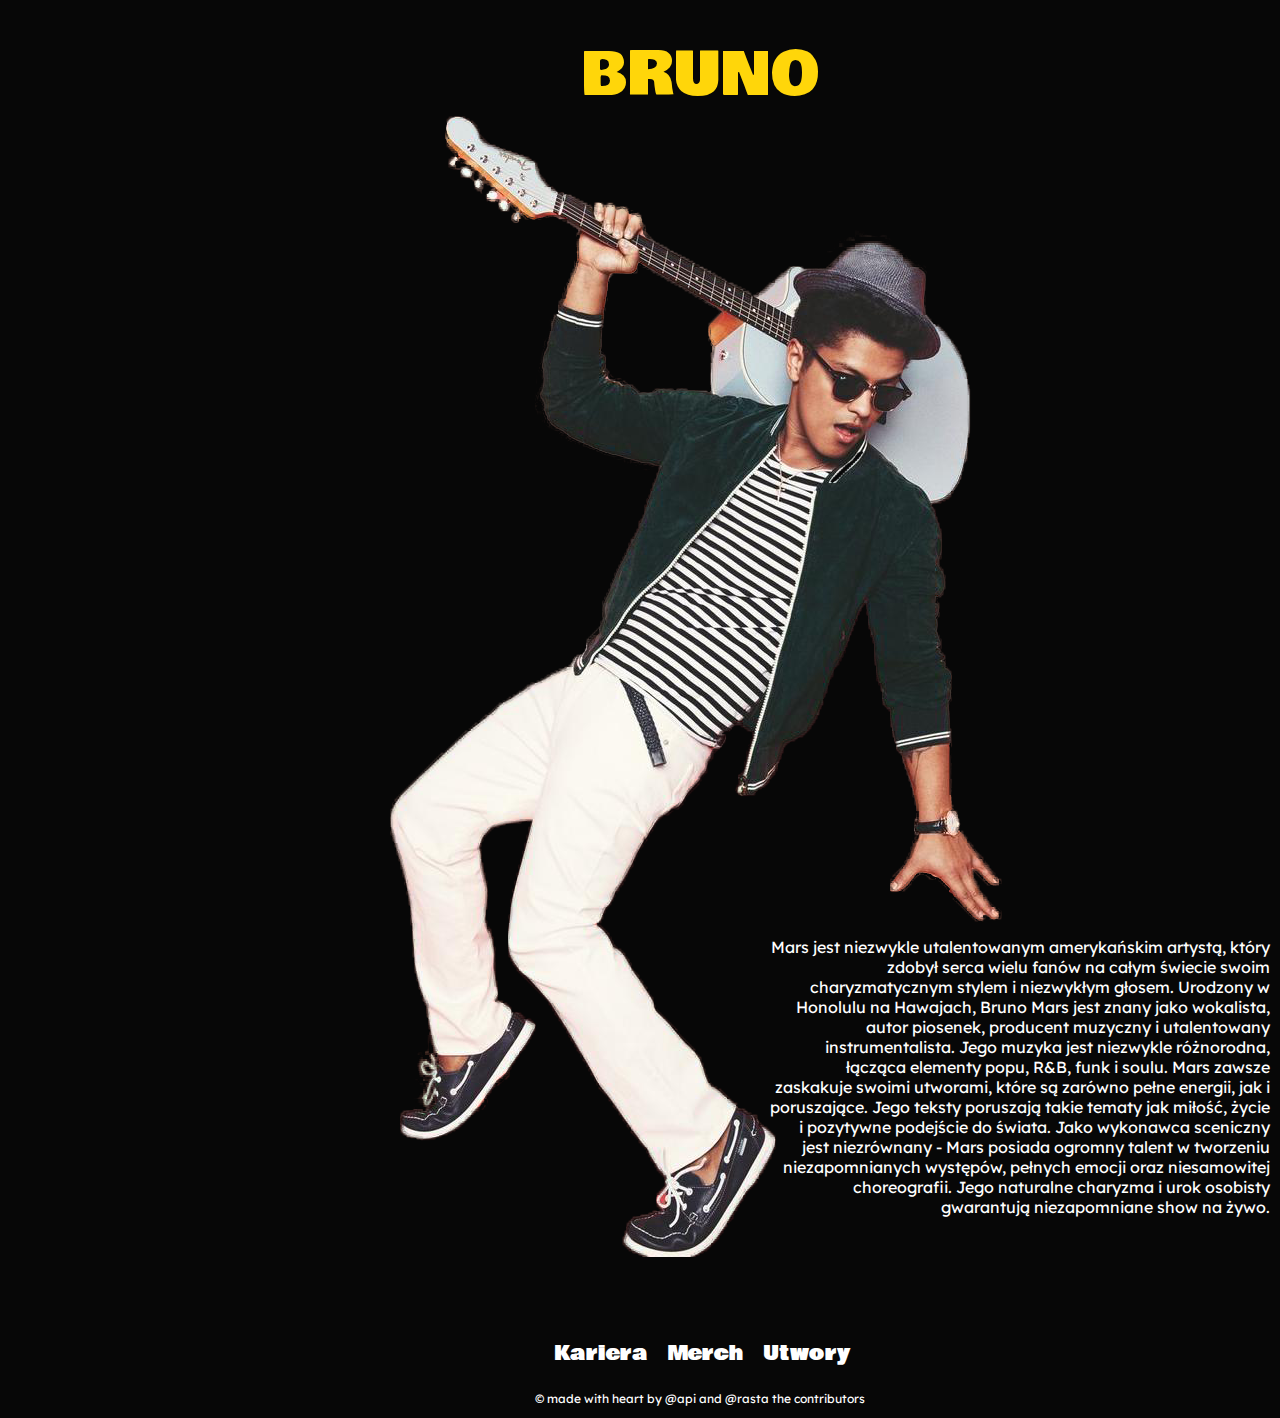
<file: 000/index.html>
<!DOCTYPE html>
<html lang="pl-PL">
<head>
    <meta charset="UTF-8">
    <meta name="viewport" content="width=device-width, initial-scale=1.0">

    <link rel="stylesheet" type="text/css" href="appearance/index.css">

    <title>Bruno Mars Fanpage</title>


</head>

<body>
   
    <header>
        <p>BRUNO</p>
    </header>


    <div id="wrap"><div id="brunonakl">
        <img src="files/brunogit.png">
    </div>

       <main>
    
        <p id="opp">Mars jest niezwykle utalentowanym amerykańskim artystą, który zdobył serca wielu fanów na całym świecie swoim charyzmatycznym stylem i niezwykłym głosem. Urodzony w Honolulu na Hawajach, Bruno Mars jest znany jako wokalista, autor piosenek, producent muzyczny i utalentowany instrumentalista.

            Jego muzyka jest niezwykle różnorodna, łącząca elementy popu, R&B, funk i soulu. Mars zawsze zaskakuje swoimi utworami, które są zarówno pełne energii, jak i poruszające. Jego teksty poruszają takie tematy jak miłość, życie i pozytywne podejście do świata.
            
            Jako wykonawca sceniczny jest niezrównany - Mars posiada ogromny talent w tworzeniu niezapomnianych występów, pełnych emocji oraz niesamowitej choreografii. Jego naturalne charyzma i urok osobisty gwarantują niezapomniane show na żywo.</p>

    </main></div>
    

    <nav>
        <ul id="navik">
            <li><a id="nav1" href="">Kariera</a></li>
            <li><a class="navopt" href="https://brunomars.warnerartists.net/eu/?ref=https%3A%2F%2Fwww.brunomars.com%2F">Merch</a></li>
            <li><a class="navopt" href="">Utwory</a></li>
        </ul>
    </nav>
    
     <footer>
            <p>&copy; made with heart by @api and @rasta the contributors</p>
    </footer> 



</body>


</html>
</file>
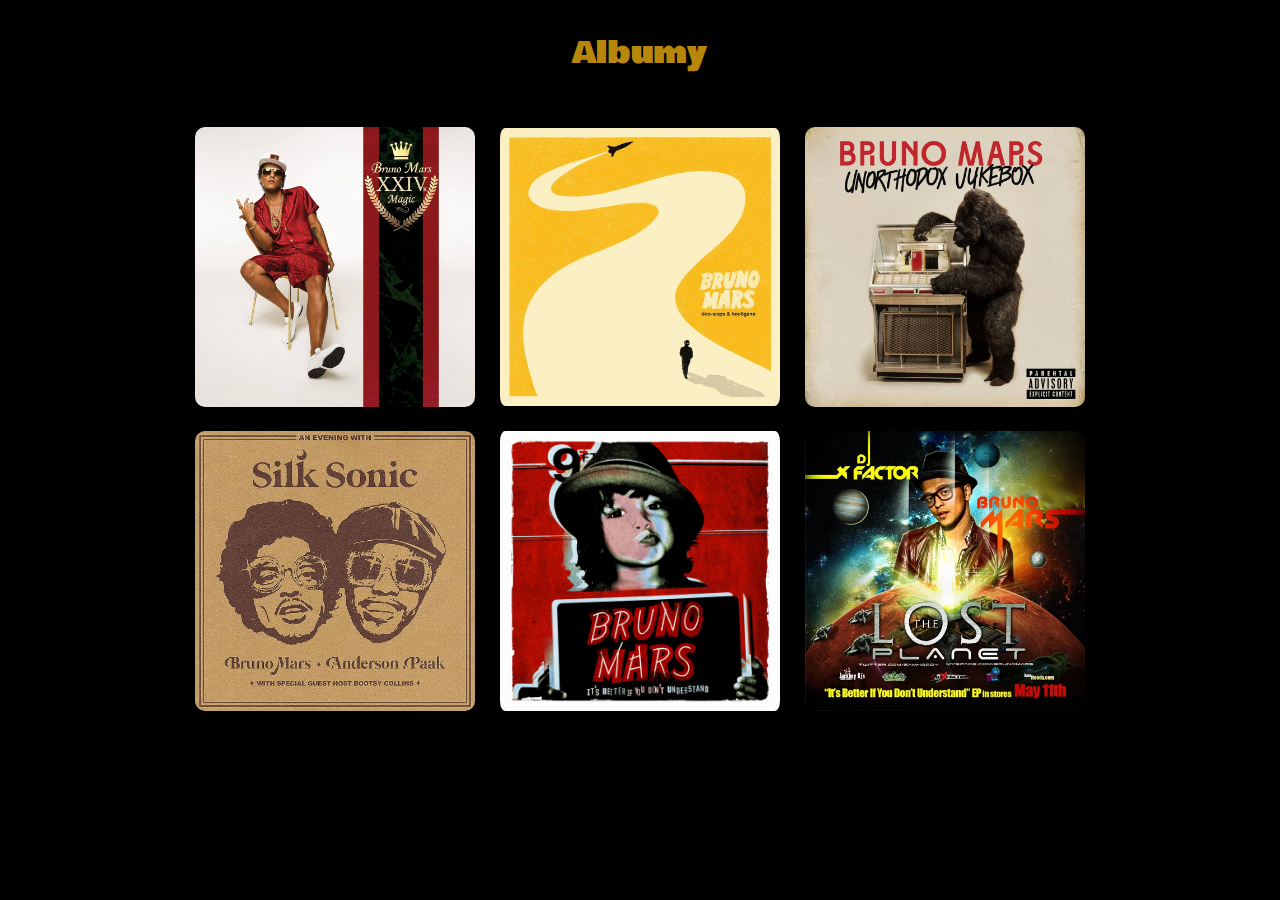
<file: Muzyka/index.html>
<!DOCTYPE html>
<html lang="pl">
<head>
    <meta charset="UTF-8">
    <meta name="viewport" content="width=device-width, initial-scale=1.0">
    <title>Utwory</title>
    <link rel="icon" type="image/x-icon" href="./img/fav.jpg">
    <link rel="stylesheet" href="./css.css">
    <style>
        @import url('https://fonts.googleapis.com/css2?family=Lilita+One&display=swap');
@import url('https://fonts.googleapis.com/css2?family=Acme&family=Lexend&family=Lilita+One&display=swap');
@import url('https://fonts.googleapis.com/css2?family=Acme&family=Bowlby+One&family=Lexend&family=Lilita+One&display=swap');
    </style>
</head>
<body>
    <p class="Nagłówek">Albumy</p>
    
<div class="kontener">

    <div class="kontener1">
    <a href="https://www.youtube.com/watch?v=UqyT8IEBkvY&list=PL2gNzJCL3m__GlTXxM8S32ceEp4-xkvIi"><img class="pierwsza" src="./img/716mnZd24EL._AC_UF1000,1000_QL80_.jpg"></a>
    </div>

    <div class="kontener2">
    <a href="https://www.youtube.com/watch?v=fXw0jcYbqdo&list=PL2gNzJCL3m_-VblQnkVT70iFYHGBKl9aa"><img class="druga" src="./img/71AJLmFQp+L._UF1000,1000_QL80_.jpg"></a>
    </div>

    <div class="kontener3">
    <a href="https://www.youtube.com/watch?v=CyM5AjiZris&list=PL2gNzJCL3m_-LbZ5TRsJX-HwJWiNXeEu3"><img class="trzecia" src="./img/81jo9g-1cVL._UF1000,1000_QL80_.jpg"></a>
    </div>

    <div class="kontener4">
    <a href="https://www.youtube.com/watch?v=xA5hlB6bScc&list=PLEKzG4X6BUaNC5XQf1Kf_XgAf-a0zy9T0"><img class="czwarta" src="./img/91Fa-A1oopL._UF1000,1000_QL80_.jpg"></a>
    </div>

    <div class="kontener5">
    <a href="https://www.youtube.com/watch?v=5g82E_HocDs"><img class="piąta" src="./img/ab67616d0000b273881db1dfd84b7d7081ce1b45.jfif"></a>
    </div>

    <div class="kontener6">
    <a href="https://www.youtube.com/watch?v=eq2IEmAGX18"><img class="szósta" src="./img/d81537ba4695418db6396fc47ec46ba9.webp"></a>
    </div>

</div>
</body>
</html>
</file>
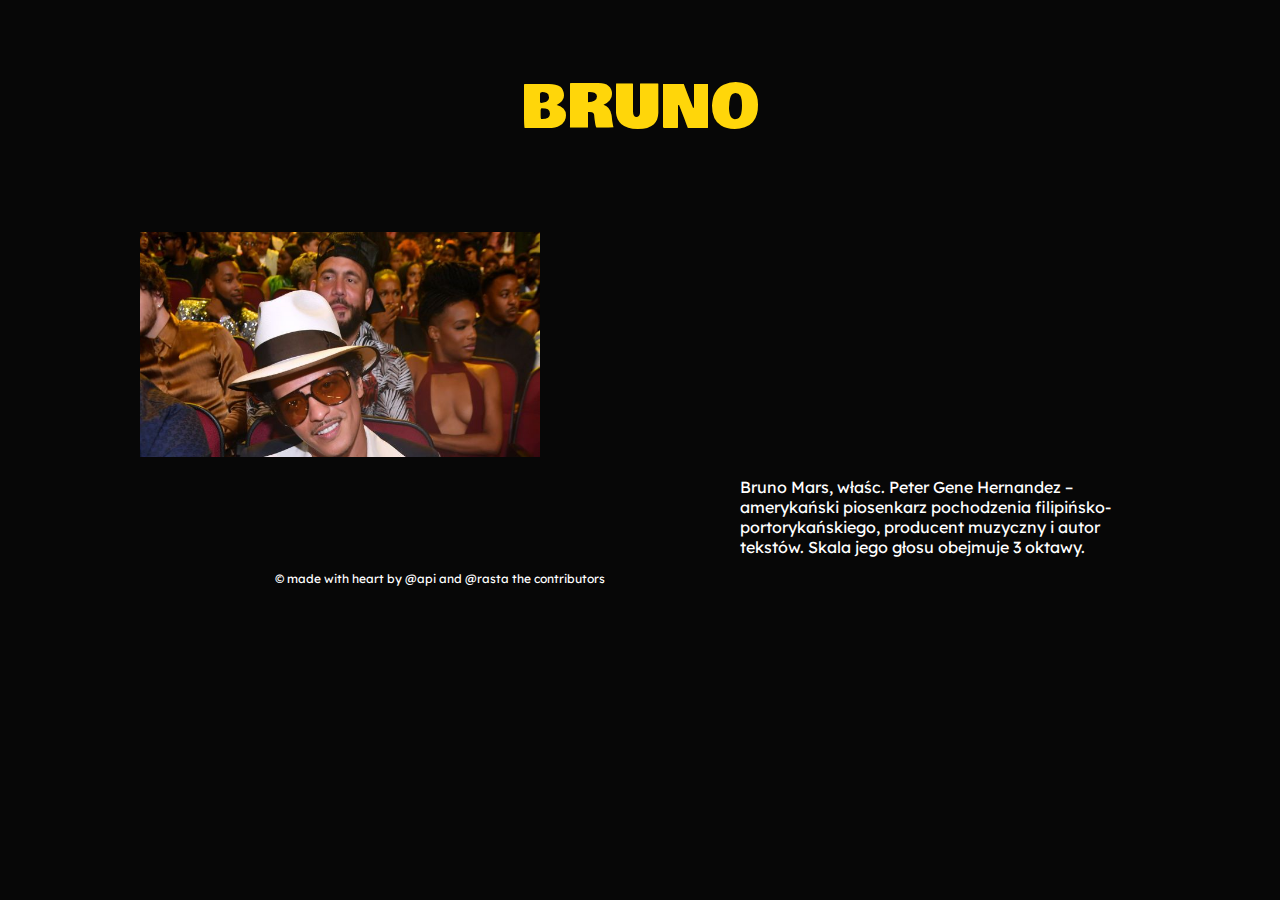
<file: mytic/index.html>
<!DOCTYPE html>
<html lang="pl-PL">
<head>
    <meta charset="UTF-8">
    <meta name="viewport" content="width=device-width, initial-scale=1.0">

    <link rel="stylesheet" type="text/css" href="apperance/index.css">

    <title>Bruno Mars Fanpage</title>


</head>

<body>
    
    <header>
        <p>BRUNO</p>
    </header>

    <main>
  
            <div id="divr">
                <img id="brunoi" src="files/brun.jpg">
            </div>

    </main>
    <aside id="asind">
        <div id="divl">
            <p>Bruno Mars, właśc. Peter Gene Hernandez – amerykański piosenkarz pochodzenia filipińsko-portorykańskiego, producent muzyczny i autor tekstów. Skala jego głosu obejmuje 3 oktawy.</p>
        </div>

    </aside>


    <footer>
            <p>&copy; made with heart by @api and @rasta the contributors</p>
    </footer>

</body>


</html>
</file>
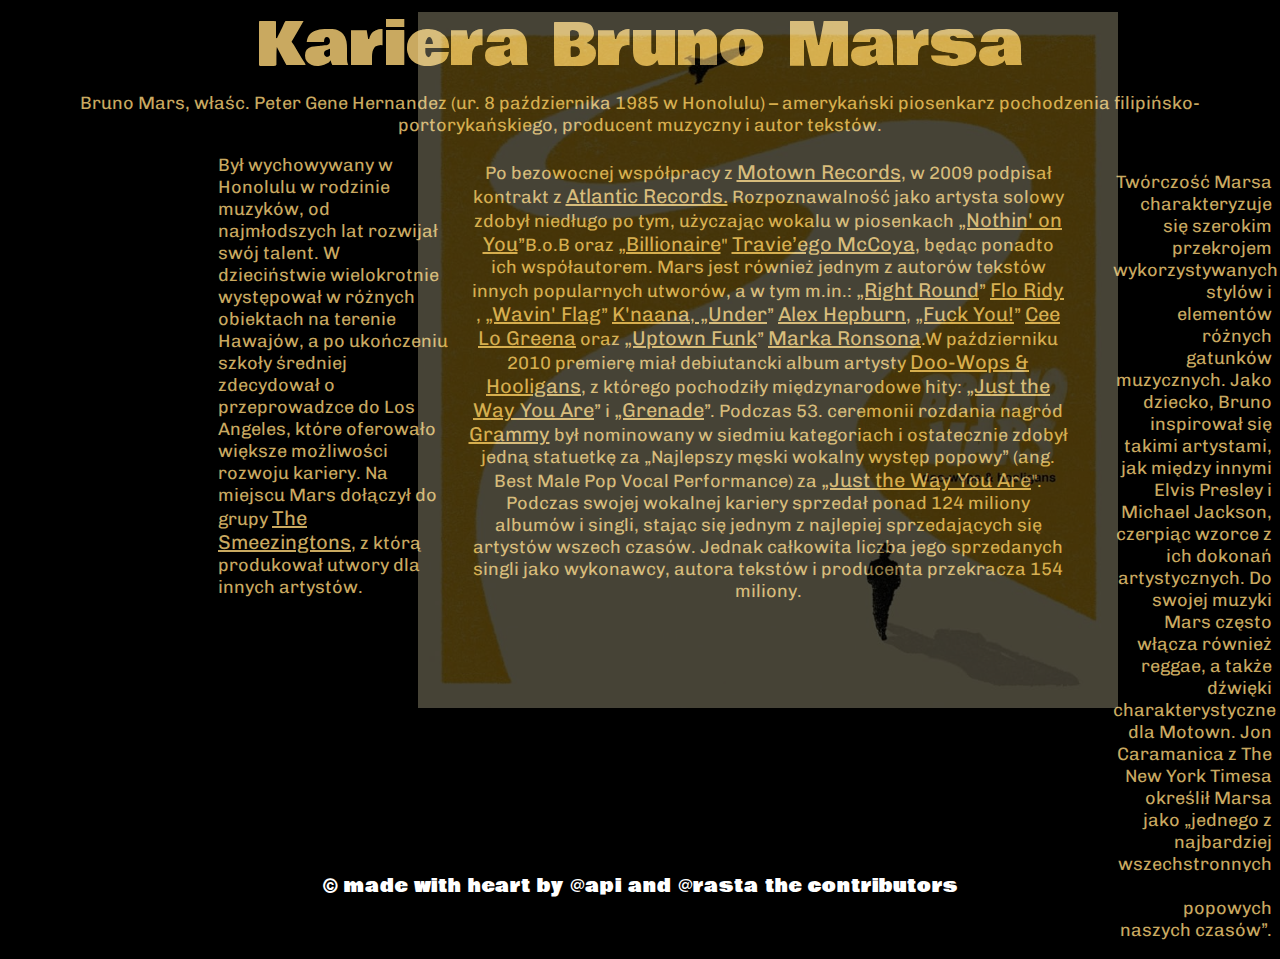
<file: Kariera/kariera.html>
<!DOCTYPE html>
<html lang="pl">
<head>
    <meta charset="UTF-8">
    <meta name="viewport" content="width=device-width, initial-scale=1.0">
    <title>Kariera</title>
    <link rel="stylesheet" href="./style-kariera.css">
    <style>
    @import url('https://fonts.googleapis.com/css2?family=Acme&family=Bowlby+One&family=Lexend&family=Lilita+One&display=swap');
    @import url('https://fonts.googleapis.com/css2?family=Chivo:ital,wght@1,800&display=swap');
    </style>
</head>
<body>
<header>
    <p class="nagłówek">Kariera Bruno Marsa</p>
</header>
<main>
    <div class="kariera">

        <img class="płyta" src="./img/71AJLmFQp+L._UF1000,1000_QL80_.jpg">

        <p class="pierwsza">Bruno Mars, właśc. Peter Gene Hernandez
        (ur. 8 października 1985 w Honolulu)
        – amerykański piosenkarz pochodzenia filipińsko-portorykańskiego,
        producent muzyczny i autor tekstów.</p>

        <p class="druga">Był wychowywany w Honolulu w rodzinie muzyków,
        od najmłodszych lat rozwijał swój talent.
        W dzieciństwie wielokrotnie występował w różnych obiektach na terenie Hawajów,
        a po ukończeniu szkoły średniej zdecydował o przeprowadzce do Los Angeles,
        które oferowało większe możliwości rozwoju kariery.
        Na miejscu Mars dołączył do grupy <a href="https://en.wikipedia.org/wiki/The_Smeezingtons">The Smeezingtons</a>,
        z którą produkował utwory dla innych artystów.</p>

        <p class="trzecia">Po bezowocnej współpracy z <a href="https://en.wikipedia.org/wiki/Motown">Motown Records</a>, w 2009 podpisał kontrakt z <a href="https://en.wikipedia.org/wiki/Atlantic_Records">Atlantic Records.</a>
        Rozpoznawalność jako artysta solowy zdobył niedługo po tym,
        użyczając wokalu w piosenkach <a href="https://www.youtube.com/watch?v=8PTDv_szmL0">„Nothin' on You</a>”B.o.B oraz <a href="https://www.youtube.com/watch?v=8aRor905cCw">„Billionaire</a>" <a href="https://en.wikipedia.org/wiki/Travie_McCoy"> Travie’ego McCoya</a>,
        będąc ponadto ich współautorem. Mars jest również jednym z autorów tekstów innych popularnych utworów, a w tym m.in.:  <a href="https://www.youtube.com/watch?v=CcCw1ggftuQ">„Right Round</a>” <a href="https://pl.wikipedia.org/wiki/Flo_Rida">Flo Ridy</a>     ,
        <a href="https://www.youtube.com/watch?v=WTJSt4wP2ME">„Wavin' Flag</a>” <a href="https://pl.wikipedia.org/wiki/K%E2%80%99naan">K'naana</a>,<a href="https://www.youtube.com/watch?v=Wq8BqYus40A"> „Under</a>” <a href="https://pl.wikipedia.org/wiki/Alex_Hepburn">Alex Hepburn</a>, <a href="https://www.youtube.com/watch?v=pc0mxOXbWIU">„Fuck You!</a>” <a href="https://pl.wikipedia.org/wiki/Cee_Lo_Green">Cee Lo Greena</a>
        oraz <a href="https://www.youtube.com/watch?v=7Ya2U8XN_Zw">„Uptown Funk</a>” <a href="https://pl.wikipedia.org/wiki/Mark_Ronson">Marka Ronsona</a>.W październiku 2010 premierę miał debiutancki album artysty <a href="https://pl.wikipedia.org/wiki/Doo-Wops_%26_Hooligans">Doo-Wops & Hooligans</a>,
        z którego pochodziły międzynarodowe hity: <a href="https://www.youtube.com/watch?v=LjhCEhWiKXk">„Just the Way You Are</a>” i <a href="https://www.youtube.com/watch?v=SR6iYWJxHqs">„Grenade</a>”. Podczas 53.
        ceremonii rozdania nagród <a href="https://pl.wikipedia.org/wiki/Nagroda_Grammy">Grammy</a> był nominowany w siedmiu kategoriach i ostatecznie zdobył jedną statuetkę za „Najlepszy męski wokalny występ popowy”
        (ang. Best Male Pop Vocal Performance) za <a href="https://www.youtube.com/watch?v=LjhCEhWiKXk">„Just the Way You Are</a>".
        Podczas swojej wokalnej kariery sprzedał ponad 124 miliony albumów i singli,
        stając się jednym z najlepiej sprzedających się artystów wszech czasów.
        Jednak całkowita liczba jego sprzedanych singli jako wykonawcy,
        autora tekstów i producenta przekracza 154 miliony.</p>

        <p class="czwarta">Twórczość Marsa charakteryzuje się szerokim przekrojem wykorzystywanych stylów i elementów różnych gatunków muzycznych.
        Jako dziecko, Bruno inspirował się takimi artystami,
        jak między innymi Elvis Presley i Michael Jackson, czerpiąc wzorce z ich dokonań artystycznych.
        Do swojej muzyki Mars często włącza również reggae,
        a także dźwięki charakterystyczne dla Motown.
        Jon Caramanica z The New York Timesa określił Marsa jako „jednego z najbardziej wszechstronnych wokalistów popowych naszych czasów”.</p>
    </div>
</main>
    <footer> &copy; made with heart by @api and @rasta the contributors</footer>
</body>
</html>
</file>
<file: 000/appearance/index.css>
@import url('https://fonts.googleapis.com/css2?family=Lilita+One&display=swap');
@import url('https://fonts.googleapis.com/css2?family=Acme&family=Lexend&family=Lilita+One&display=swap');
@import url('https://fonts.googleapis.com/css2?family=Acme&family=Bowlby+One&family=Lexend&family=Lilita+One&display=swap');

/* 00000000000000000000000000000000 index settings 00000000000000000000000000000000 */
 body {
    background-color: rgb(7, 7, 7);
    width: 1400px;
    text-align: center;
    margin-left: auto;
    margin-right: auto;
    

}
header {
    position: sticky;
    top: 25px;
    margin-top: -33px;
    color: #ffd60a;
    width: 1400px;
    height: 80px;
    font-size: 60px;
    font-family: 'Bowlby One', sans-serif;
}
#brunonakl {
    position: sticky;
    top: 30px;
    margin-right: 50px;
}


main {
    width: 500px;
    margin-right: 130px;
    margin-top: -340px;
    margin-left: 0;
    color: white;
    font-family: 'Lexend', sans-serif;
    text-align: right;
    float: right;
}

 #divl {
    color: white;
    text-align: left;
    font-family: 'Lexend', sans-serif;

    width: 600px;
    
} 

nav {
    color: white;
    height: 30px;
    line-height: 15px;
    text-align: center;

}
nav ul li {
    display: inline-block;
    margin-top: 5px;
    margin-bottom: 5px;
}
.navopt {
    margin-left: 15px;
    color: white;
    text-decoration: none;
    font-size: 20px;
    font-family: 'Bowlby One', sans-serif;
}
#nav1 {
    margin-left: -35px;
    color: white;
    text-decoration: none;
    font-size: 20px;
    font-family: 'Bowlby One', sans-serif;
}

#wrap {
    margin-bottom: 80px;
}

footer {
    float: none;
    color: white;
    text-align: center;
    margin-top: 20px;
    font-size: 12px;
    font-family: 'Lexend', sans-serif;
}
</file>
<file: Muzyka/css.css>
body{
    background-color: black;
}

.Nagłówek{
    text-align: center;
    font-family: 'Bowlby One', sans-serif;
    color: darkgoldenrod;
    font-size: 30px;
}

img{
    max-width: 400px;
    padding: 10px;
    grid: 10cm;
    border-radius: 20px;
    transition: transform .2s;
    max-width: 280px;
}

.kontener1 ,.kontener2 ,.kontener3 ,.kontener4 ,.kontener5 ,.kontener6 {
    grid: 10cm;
    transition: transform .2s;
}

.kontener1  :hover {
    -ms-transform: scale(1.5); 
    -webkit-transform: scale(1.5); 
    transform: scale(1.1); 
}


.kontener2  :hover {
    -ms-transform: scale(1.5); 
    -webkit-transform: scale(1.5); 
    transform: scale(1.1); 
}

.kontener3  :hover {
    -ms-transform: scale(1.5); 
    -webkit-transform: scale(1.5); 
    transform: scale(1.1); 
}

.kontener4  :hover {
    -ms-transform: scale(1.5); 
    -webkit-transform: scale(1.5); 
    transform: scale(1.1); 
}

.kontener5  :hover {
    -ms-transform: scale(1.5); 
    -webkit-transform: scale(1.5); 
    transform: scale(1.1); 
}

.kontener6  :hover {
    -ms-transform: scale(1.5); 
    -webkit-transform: scale(1.5); 
    transform: scale(1.1); 
}


.kontener{
    display: grid;
    grid-template-columns: auto auto auto;
    padding: 10px;
    align-items: center;
    justify-content: center;
}

.druga,.piąta{
    padding-left: 15px;
    padding-right: 15px;
}
</file>
<file: mytic/apperance/index.css>
@import url('https://fonts.googleapis.com/css2?family=Lilita+One&display=swap');
@import url('https://fonts.googleapis.com/css2?family=Acme&family=Lexend&family=Lilita+One&display=swap');
@import url('https://fonts.googleapis.com/css2?family=Acme&family=Bowlby+One&family=Lexend&family=Lilita+One&display=swap');

/* 00000000000000000000000000000000 index settings 00000000000000000000000000000000 */
body {
    background-color: rgb(7, 7, 7);
    width: 1000px;
    text-align: center;
    margin-left: auto;
    margin-right: auto;
    

}
header {
    color: #ffd60a;
    width: 1000px;
    font-size: 60px;
    font-family: 'Bowlby One', sans-serif;
}

main {
    width: 500px;
}
#brunoi {
width: 400px;
height: auto;
}
#divl {
    color: white;
    text-align: left;
    font-family: 'Lexend', sans-serif;

    width: 400px;
    
}
#divr {
    width: 400px;
    padding-top: 18px;
}
footer {
    color: white;
    margin-top: 110px;
    font-size: 12px;
    font-family: 'Lexend', sans-serif;
}
#asind {
    float: right;
}
</file>
<file: Kariera/style-kariera.css>
*{
    background-color: black;
    color: #c9a960;
    font-size: 20px;
    font-family: 'Chivo', sans-serif;

}

.nagłówek{
    font-size: 60px;
    margin-top: -10px;
    font-family: 'Bowlby One', sans-serif;
    text-align: center;
}

.pierwsza , .druga , .trzecia , .czwarta{
    font-size: 18px;
    text-align: center;
}

.pierwsza{
    margin-top: -60px;
}

.druga{
    text-align: left;
    max-width: 230px;
    margin-top: 8px;
    margin-left: 210px;
}

.trzecia{
    max-width: 600px;
    margin-left: 460px;
    margin-top: -456px;
}

.czwarta{
    max-width: 274px;
    margin-left: 1105px;
    margin-top: -449px;
    text-align: right;
}

.płyta{
    margin-top: -80px;
    position: absolute;
    margin-left: 410px;
    opacity: 0.28;
    max-width: 700px;
}

footer{
        position: fixed;
        left: 0;
        bottom: 0;
        width: 100%;
        color: white;
        text-align: center;
        font-size: 18px;
        font-family: 'Bowlby One', sans-serif;

}
</file>
